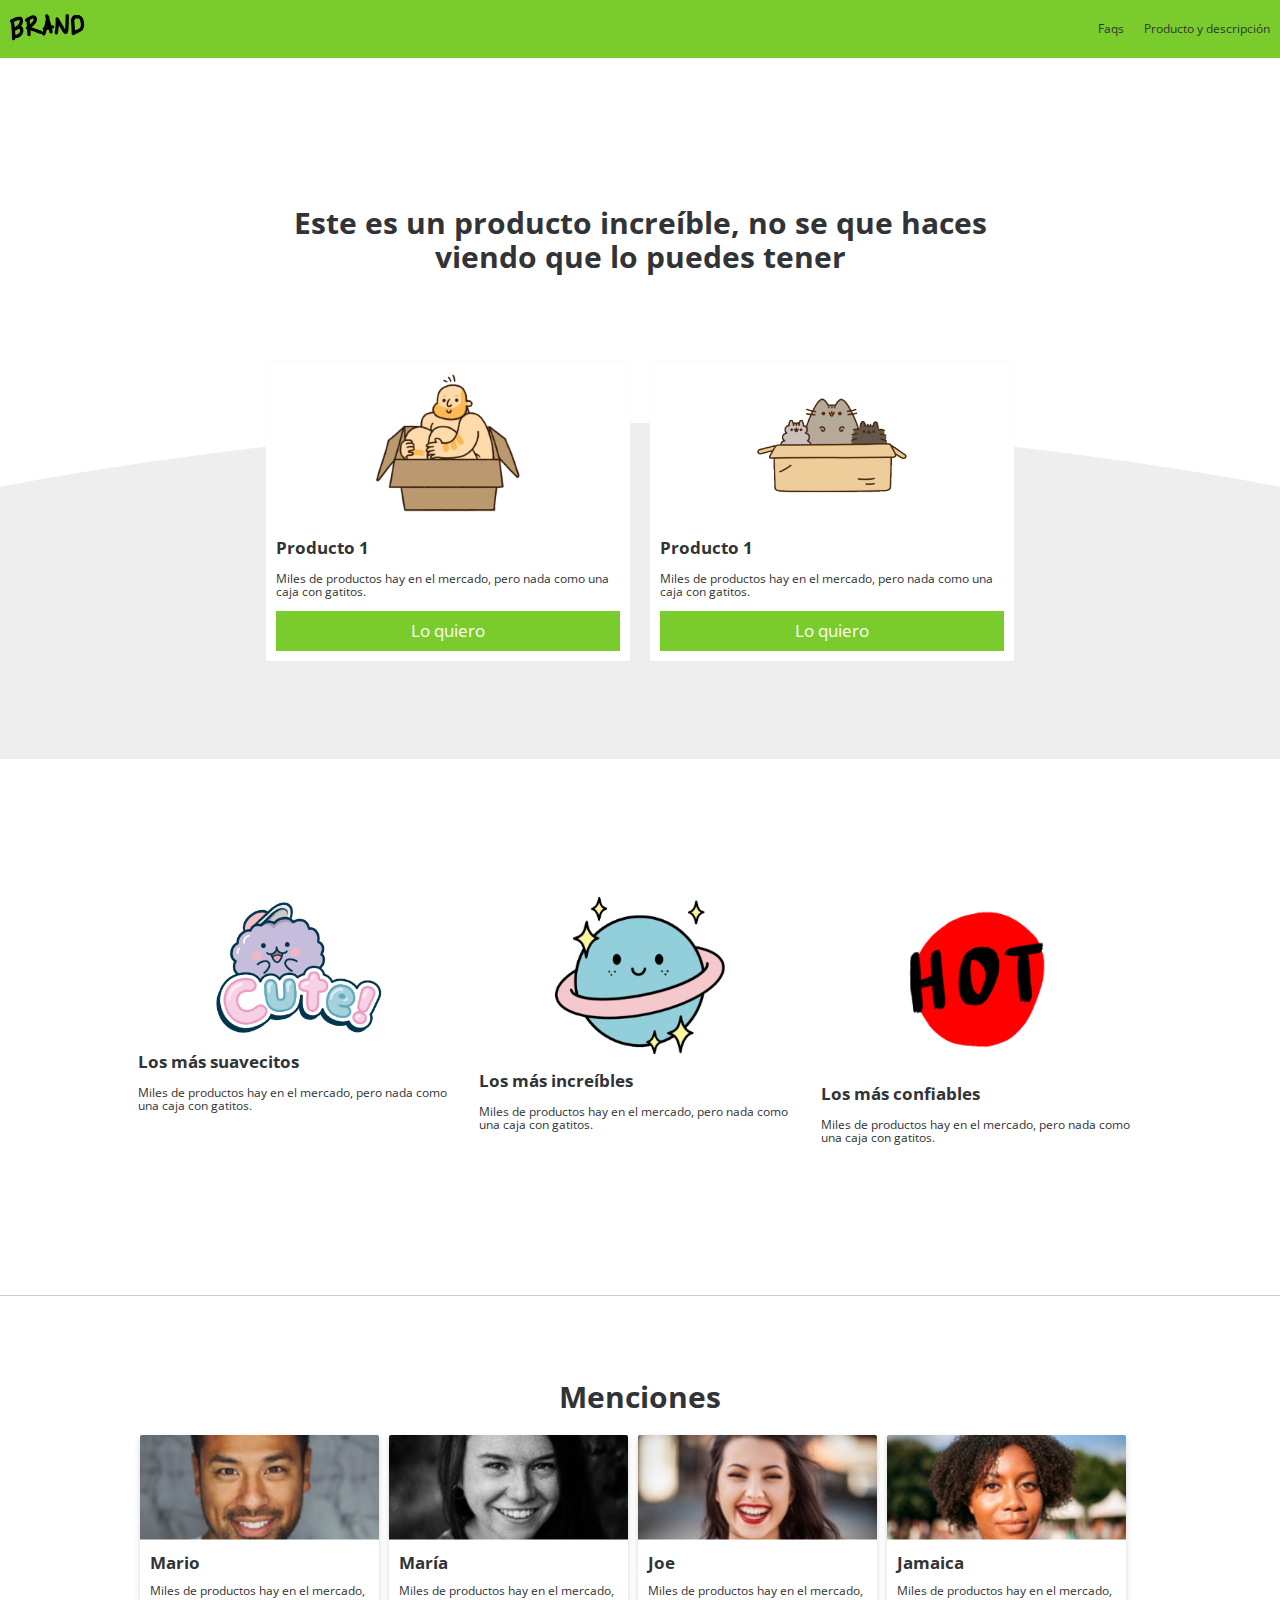
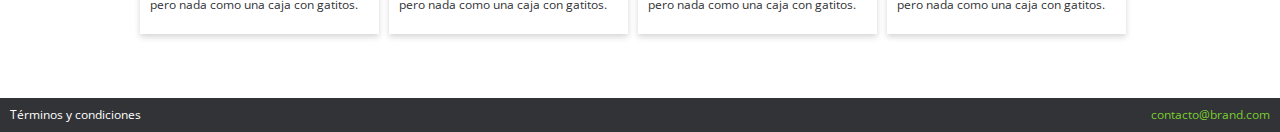
<file: index.html>
<!DOCTYPE html>
<html lang="es">
<head>
  <meta charset="UTF-8">
  <meta name="viewport" content="width=device-width, initial-scale=1.0">
  <meta http-equiv="X-UA-Compatible" content="ie=edge">
  <!-- <link rel="stylesheet" href="https://stackpath.bootstrapcdn.com/bootstrap/4.4.1/css/bootstrap.min.css" integrity="sha384-Vkoo8x4CGsO3+Hhxv8T/Q5PaXtkKtu6ug5TOeNV6gBiFeWPGFN9MuhOf23Q9Ifjh" crossorigin="anonymous"> -->
  <link rel="stylesheet" href="css/grid.css">
  <link rel="stylesheet" href="css/normalize.css">
  <link rel="stylesheet" href="css/estilos.css">
  <link rel="stylesheet" href="css/mobile.css">
  <link rel="stylesheet" href="css/animation.css">
  <title>Brand 📦 - Nada como una caja con gatitos</title>
</head>
<body>
  <!-- Aquí empieza el navbar -->
  <nav class="fadeInDown">
    <div class="brand_image">
      <img src="images/logo.png" alt="">
    </div>
    <div class="nav_options">
      <ul>
        <li><a href="faq.html">Faqs</a></li>
        <li><a href="producto.html">Producto y descripción</a></li>
      </ul>
    </div>
  </nav>
  <!-- Aquí acaba el navbar -->

  <div class="main_section fadeIn">
    <h1>
      Este es un producto increíble, no se que haces viendo que lo puedes tener
    </h1>
  </div>
  <div class="products">
    <div class="product fadeInUp">
      <div class="content">
        <div class="img_content">
          <img src="images/box1.png" alt="">
        </div>
        <h2>Producto 1</h2>
        <p>Miles de productos hay en el mercado, pero nada como una caja con gatitos.</p>
        <a href="venta.html">
          <button href="#" class="main_button">Lo quiero</button>
        </a>
      </div>
    </div>
    <div class="product fadeInUp">
      <div class="content">
        <div class="img_content">
          <img src="images/box2.png" alt="">
        </div>
        <h2>Producto 1</h2>
        <p>Miles de productos hay en el mercado, pero nada como una caja con gatitos.</p>
        <a href="venta.html">
          <button href="#" class="main_button">Lo quiero</button>
        </a>
      </div>
    </div>
  </div>

  <!-- Aquí empieza la sección de las características -->
  <section class="second_section">
    <div class="caracteristicas">
      <div class="caracteristica left">
        <div class="content">
          <div class="img_content">
            <img src="images/b1.png" alt="">
          </div>
          <h2>Los más suavecitos</h2>
          <p>Miles de productos hay en el mercado, pero nada como una caja con gatitos.</p>
        </div>
      </div>
      <div class="caracteristica center">
        <div class="content">
          <div class="img_content">
            <img src="images/b2.png" alt="">
          </div>
          <h2>Los más increíbles</h2>
          <p>Miles de productos hay en el mercado, pero nada como una caja con gatitos.</p>
        </div>
      </div>
      <div class="caracteristica right">
        <div class="content">
          <div class="img_content">
            <img src="images/b3.png" alt="">
          </div>
          <h2>Los más confiables</h2>
          <p>Miles de productos hay en el mercado, pero nada como una caja con gatitos.</p>
        </div>
      </div>
    </div>
  </section>
  <!-- Aquí acaba la sección de las características -->

  <!-- Aquí empiezan las menciones de los clientes -->
  <section class="third_section">
    <h1>
      Menciones
    </h1>
    <div class="menciones">
      <div class="mencion">
        <div class="img_content">
          <img src="images/p1.png" alt="">
        </div>
        <div class="person_content">
          <h2>Mario</h2>
          <p>Miles de productos hay en el mercado, pero nada como una caja con gatitos.</p>
        </div>
      </div>
      <div class="mencion">
        <div class="img_content">
          <img src="images/p2.png" alt="">
        </div>
        <div class="person_content">
          <h2>María</h2>
          <p>Miles de productos hay en el mercado, pero nada como una caja con gatitos.</p>
        </div>
      </div>
      <div class="mencion">
        <div class="img_content">
          <img src="images/p3.png" alt="">
        </div>
        <div class="person_content">
          <h2>Joe</h2>
          <p>Miles de productos hay en el mercado, pero nada como una caja con gatitos.</p>
        </div>
      </div>
      <div class="mencion">
        <div class="img_content">
          <img src="images/p4.png" alt="">
        </div>
        <div class="person_content">
          <h2>Jamaica</h2>
          <p>Miles de productos hay en el mercado, pero nada como una caja con gatitos.</p>
        </div>
      </div>
    </div>
  </section>
  <!-- Aquí acaban las menciones de los clientes -->

  <!-- Aquí empieza el footer -->
  <footer>
    <div class="option">
      <a href="terms.html">Términos y condiciones</a>
    </div>
    <div class="option contact">
      <a href="mailto:contacto@brand.com">contacto@brand.com</a>
    </div>
  </footer>
  <!-- Aquí acaba el footer -->

<scrip src="scripts/script.js"></scrip>
</body>
</html>
</file>
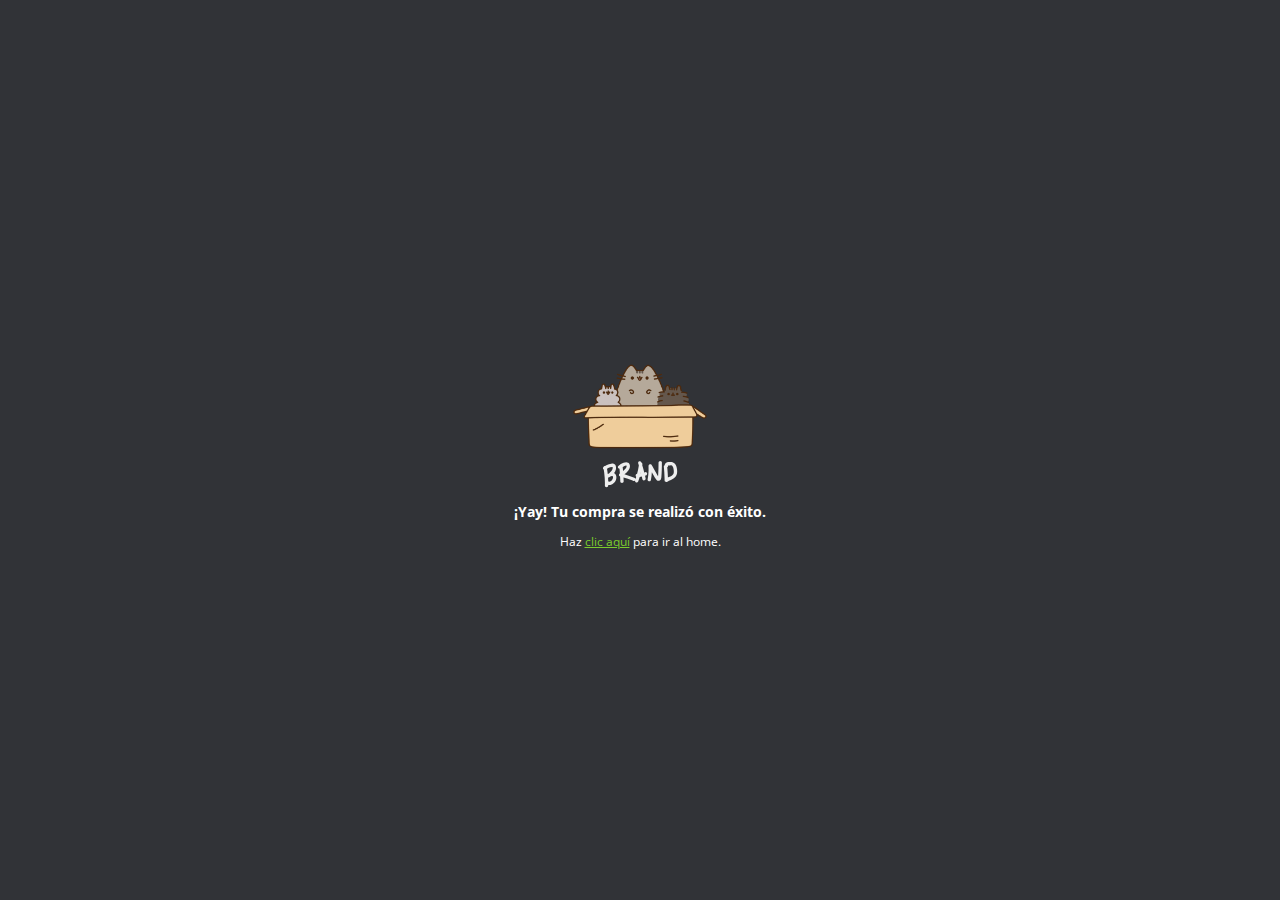
<file: exito.html>
<!DOCTYPE html>
<html lang="es">
<head>
  <meta charset="UTF-8">
  <meta name="viewport" content="width=device-width, initial-scale=1.0">
  <meta http-equiv="X-UA-Compatible" content="ie=edge">
  <link rel="stylesheet" href="css/normalize.css">
  <link rel="stylesheet" href="css/estilos.css">
  <link rel="stylesheet" href="css/paypal.css">
  <title>Éxito</title>
</head>
<body>
  <div class="content_paypal">
    <img src="images/box_brand.png" alt="">
    <h3>¡Yay! Tu compra se realizó con éxito.</h3>
    <p>Haz <a href="index.html">clic aquí</a> para ir al home.</p>
  </div>

</body>
</html>
</file>
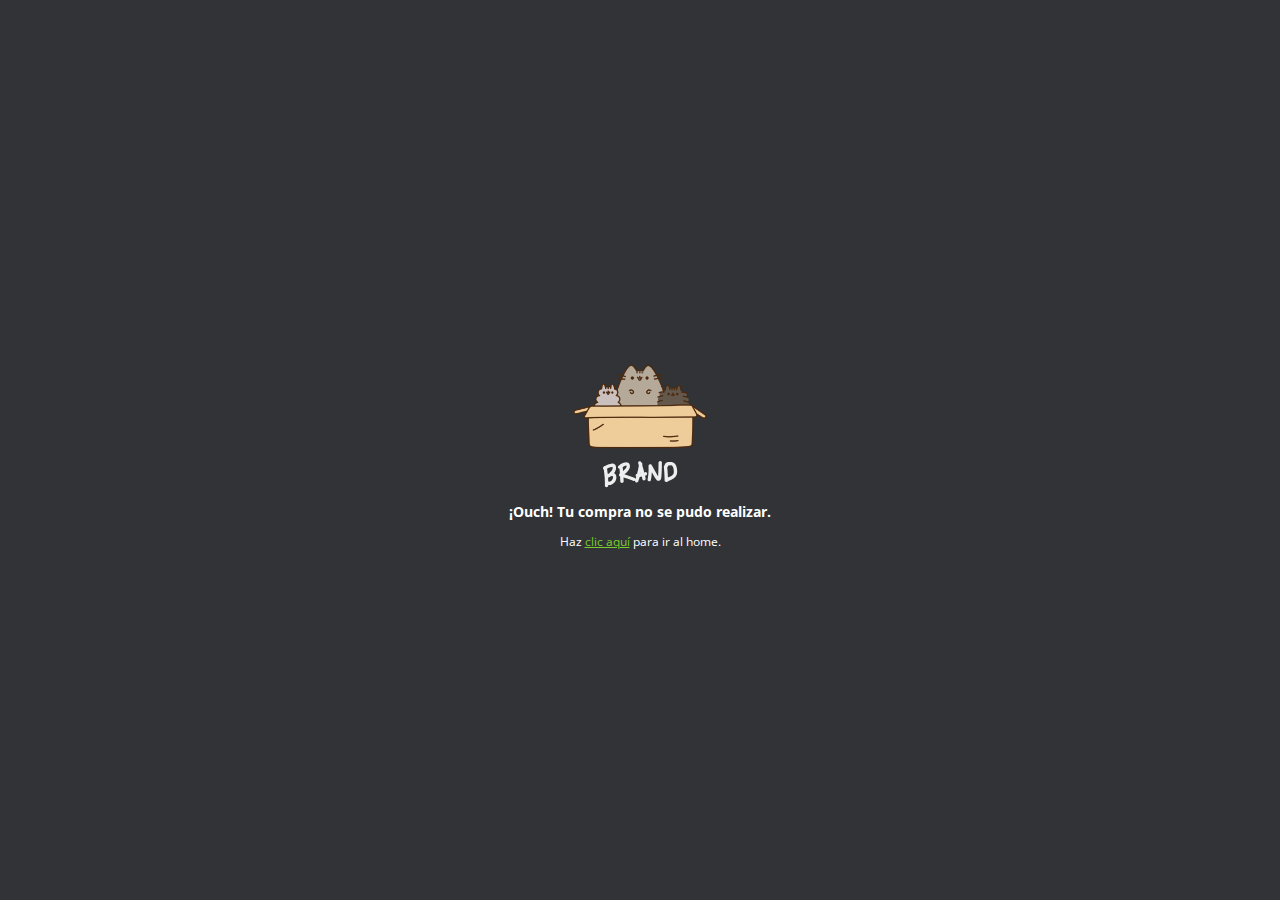
<file: falla.html>
<!DOCTYPE html>
<html lang="es">
<head>
  <meta charset="UTF-8">
  <meta name="viewport" content="width=device-width, initial-scale=1.0">
  <meta http-equiv="X-UA-Compatible" content="ie=edge">
  <link rel="stylesheet" href="css/normalize.css">
  <link rel="stylesheet" href="css/estilos.css">
  <link rel="stylesheet" href="css/paypal.css">
  <title>Error</title>
</head>
<body>
  <div class="content_paypal">
    <img src="images/box_brand.png" alt="">
    <h3>¡Ouch! Tu compra no se pudo realizar.</h3>
    <p>Haz <a href="index.html">clic aquí</a> para ir al home.</p>
  </div>

</body>
</html>
</file>
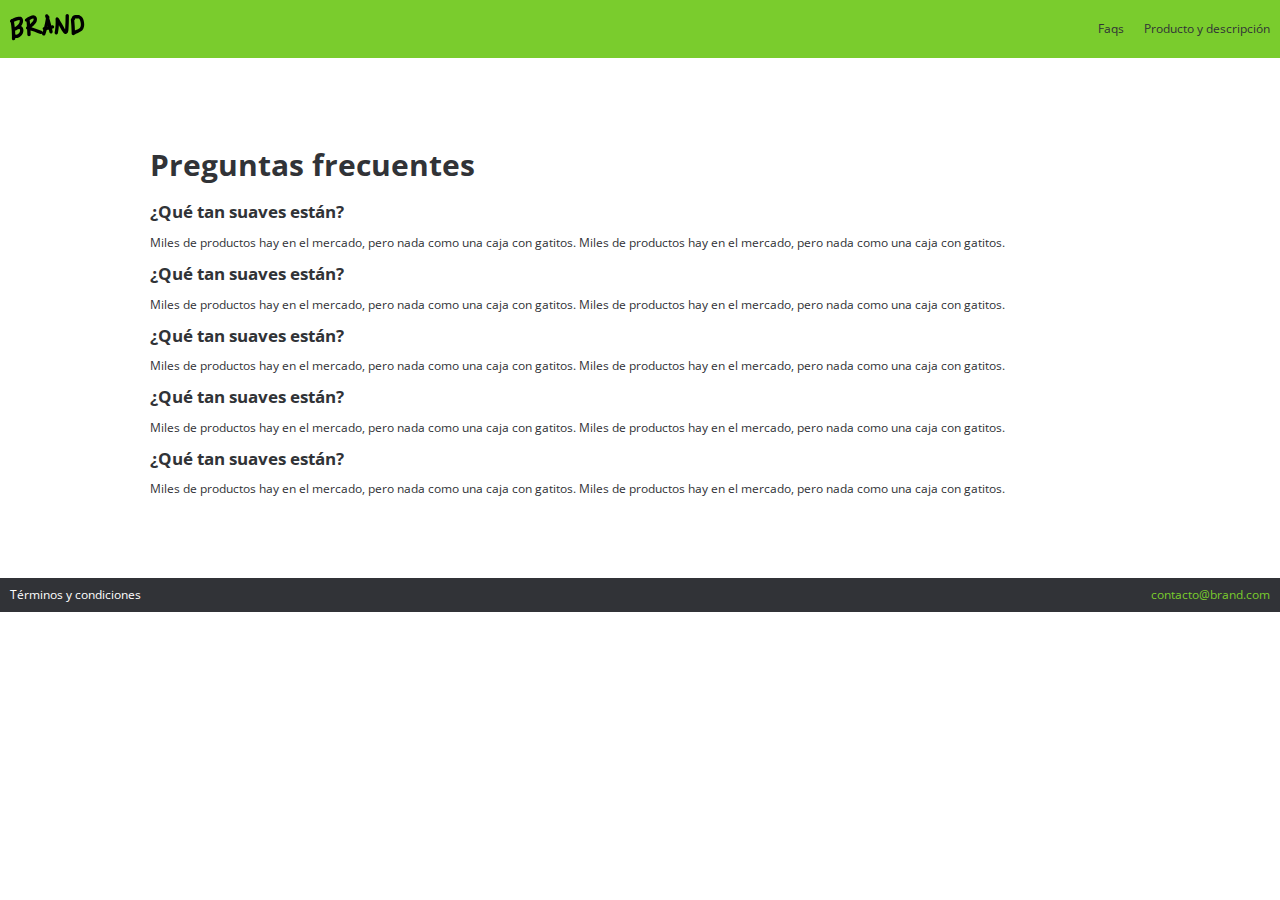
<file: faq.html>
<!DOCTYPE html>
<html lang="es">
<head>
  <meta charset="UTF-8">
  <meta name="viewport" content="width=device-width, initial-scale=1.0">
  <meta http-equiv="X-UA-Compatible" content="ie=edge">
  <!-- <link rel="stylesheet" href="https://stackpath.bootstrapcdn.com/bootstrap/4.4.1/css/bootstrap.min.css" integrity="sha384-Vkoo8x4CGsO3+Hhxv8T/Q5PaXtkKtu6ug5TOeNV6gBiFeWPGFN9MuhOf23Q9Ifjh" crossorigin="anonymous"> -->
  <link rel="stylesheet" href="css/grid.css">
  <link rel="stylesheet" href="css/normalize.css">
  <link rel="stylesheet" href="css/estilos.css">
  <link rel="stylesheet" href="css/mobile.css">
  <link rel="stylesheet" href="css/animation.css">
  <title>Brand 📦 - Preguntas frecuentes</title>
</head>
<body>
  <!-- Aquí empieza el navbar -->
  <nav class="fadeInDown">
    <div class="brand_image">
      <img src="images/logo.png" alt="">
    </div>
    <div class="nav_options">
      <ul>
        <li><a href="faq.html">Faqs</a></li>
        <li><a href="producto.html">Producto y descripción</a></li>
      </ul>
    </div>
  </nav>
  <!-- Aquí acaba el navbar -->

  <div class="container">
    <div class="row">
      <div class="col-12">
        <h1>Preguntas frecuentes</h1>
        <h2>¿Qué tan suaves están?</h2>
        <p>Miles de productos hay en el mercado, pero nada como una caja con gatitos. Miles de productos hay en el mercado, pero nada como una caja con gatitos.</p>
        <h2>¿Qué tan suaves están?</h2>
        <p>Miles de productos hay en el mercado, pero nada como una caja con gatitos. Miles de productos hay en el mercado, pero nada como una caja con gatitos.</p>
        <h2>¿Qué tan suaves están?</h2>
        <p>Miles de productos hay en el mercado, pero nada como una caja con gatitos. Miles de productos hay en el mercado, pero nada como una caja con gatitos.</p>
        <h2>¿Qué tan suaves están?</h2>
        <p>Miles de productos hay en el mercado, pero nada como una caja con gatitos. Miles de productos hay en el mercado, pero nada como una caja con gatitos.</p>
        <h2>¿Qué tan suaves están?</h2>
        <p>Miles de productos hay en el mercado, pero nada como una caja con gatitos. Miles de productos hay en el mercado, pero nada como una caja con gatitos.</p>
      </div>
    </div>
  </div>

  <!-- Aquí empieza el footer -->
  <footer>
    <div class="option">
      <a href="terms.html">Términos y condiciones</a>
    </div>
    <div class="option contact">
      <a href="mailto:contacto@brand.com">contacto@brand.com</a>
    </div>
  </footer>
  <!-- Aquí acaba el footer -->

<scrip src="scripts/script.js"></scrip>
</body>
</html>
</file>
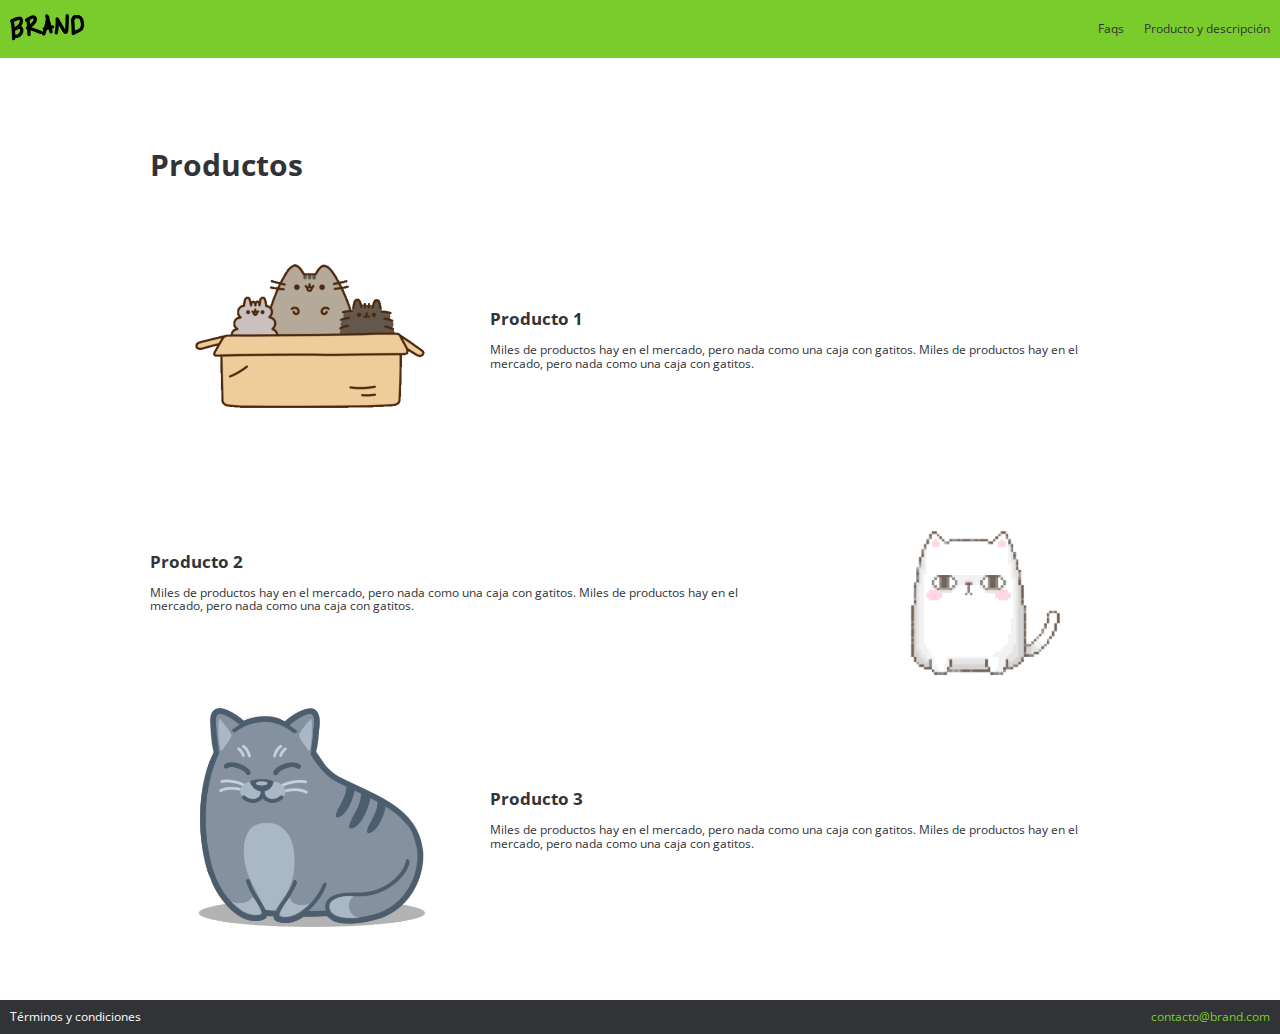
<file: producto.html>
<!DOCTYPE html>
<html lang="es">
<head>
  <meta charset="UTF-8">
  <meta name="viewport" content="width=device-width, initial-scale=1.0">
  <meta http-equiv="X-UA-Compatible" content="ie=edge">
  <!-- <link rel="stylesheet" href="https://stackpath.bootstrapcdn.com/bootstrap/4.4.1/css/bootstrap.min.css" integrity="sha384-Vkoo8x4CGsO3+Hhxv8T/Q5PaXtkKtu6ug5TOeNV6gBiFeWPGFN9MuhOf23Q9Ifjh" crossorigin="anonymous"> -->
  <link rel="stylesheet" href="css/grid.css">
  <link rel="stylesheet" href="css/normalize.css">
  <link rel="stylesheet" href="css/estilos.css">
  <link rel="stylesheet" href="css/mobile.css">
  <link rel="stylesheet" href="css/animation.css">
  <title>Brand 📦 - Producto y descripción</title>
</head>
<body>
  <!-- Aquí empieza el navbar -->
  <nav class="fadeInDown">
    <div class="brand_image">
      <img src="images/logo.png" alt="">
    </div>
    <div class="nav_options">
      <ul>
        <li><a href="faq.html">Faqs</a></li>
        <li><a href="producto.html">Producto y descripción</a></li>
      </ul>
    </div>
  </nav>
  <!-- Aquí acaba el navbar -->

  <div class="container">
    <div class="row">
      <div class="col-12">
        <h1>Productos</h1>
      </div>
    </div>
    <div class="row show_product">
      <div class="col-4">
        <div class="img_content">
          <img src="images/ben1.png" alt="" class="img_product">
        </div>
      </div>
      <div class="col-8">
        <h2>Producto 1</h2>
        <p>Miles de productos hay en el mercado, pero nada como una caja con gatitos. Miles de productos hay en el mercado, pero nada como una caja con gatitos.</p>
      </div>
    </div>
    <div class="row show_product">
      <div class="col-8">
        <h2>Producto 2</h2>
        <p>Miles de productos hay en el mercado, pero nada como una caja con gatitos. Miles de productos hay en el mercado, pero nada como una caja con gatitos.</p>
      </div>
      <div class="col-4">
        <div class="img_content">
          <img src="images/ben2.png" alt="" class="img_product">
        </div>
      </div>
    </div>
    <div class="row show_product">
      <div class="col-4">
        <div class="img_content">
          <img src="images/ben3.png" alt="" class="img_product">
        </div>
      </div>
      <div class="col-8">
        <h2>Producto 3</h2>
        <p>Miles de productos hay en el mercado, pero nada como una caja con gatitos. Miles de productos hay en el mercado, pero nada como una caja con gatitos.</p>
      </div>
    </div>
  </div>

  <!-- Aquí empieza el footer -->
  <footer>
    <div class="option">
      <a href="terms.html">Términos y condiciones</a>
    </div>
    <div class="option contact">
      <a href="mailto:contacto@brand.com">contacto@brand.com</a>
    </div>
  </footer>
  <!-- Aquí acaba el footer -->

<scrip src="scripts/script.js"></scrip>
</body>
</html>
</file>
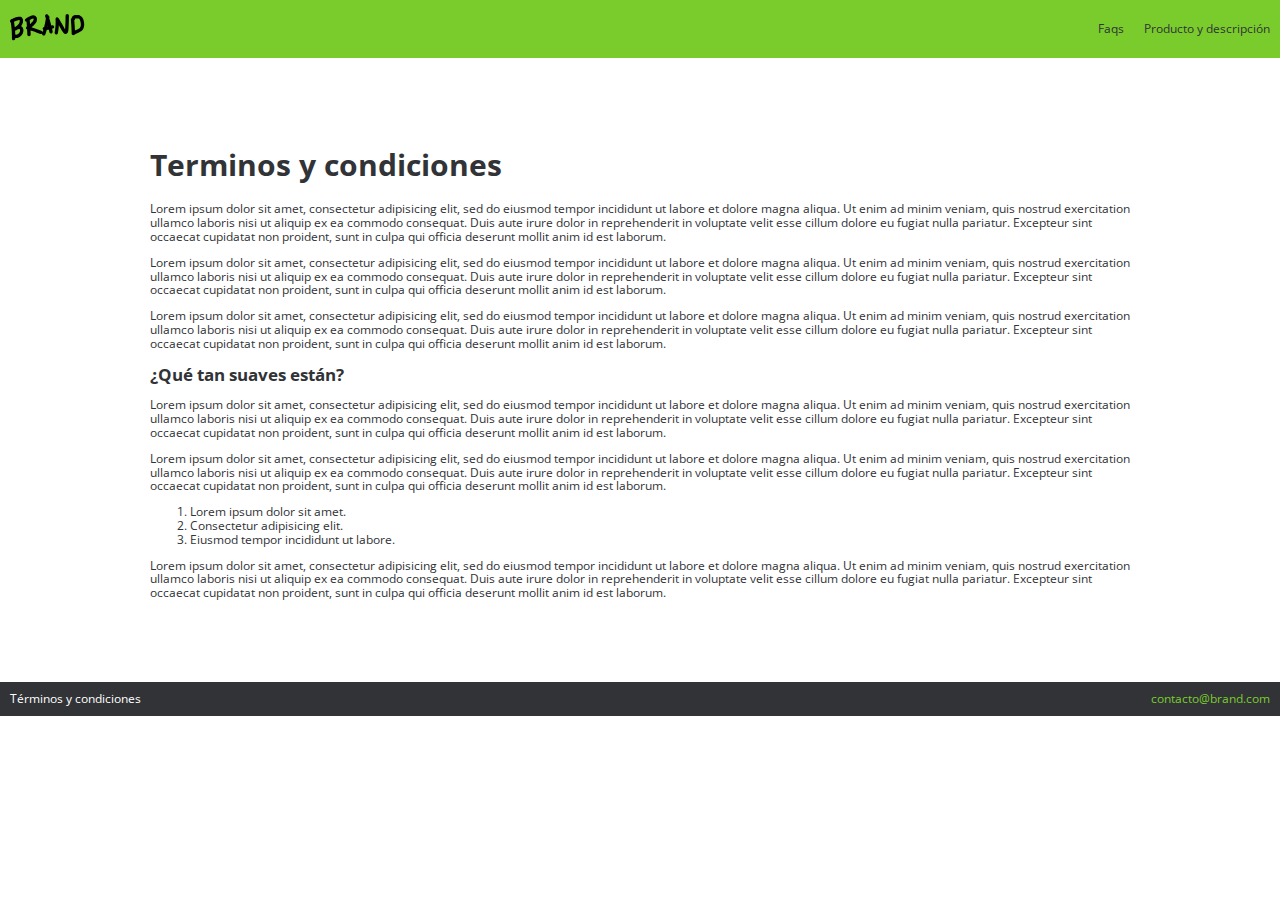
<file: terms.html>
<!DOCTYPE html>
<html lang="es">
<head>
  <meta charset="UTF-8">
  <meta name="viewport" content="width=device-width, initial-scale=1.0">
  <meta http-equiv="X-UA-Compatible" content="ie=edge">
  <!-- <link rel="stylesheet" href="https://stackpath.bootstrapcdn.com/bootstrap/4.4.1/css/bootstrap.min.css" integrity="sha384-Vkoo8x4CGsO3+Hhxv8T/Q5PaXtkKtu6ug5TOeNV6gBiFeWPGFN9MuhOf23Q9Ifjh" crossorigin="anonymous"> -->
  <link rel="stylesheet" href="css/grid.css">
  <link rel="stylesheet" href="css/normalize.css">
  <link rel="stylesheet" href="css/estilos.css">
  <link rel="stylesheet" href="css/mobile.css">
  <link rel="stylesheet" href="css/animation.css">
  <title>Brand 📦 - Preguntas frecuentes</title>
</head>
<body>
  <!-- Aquí empieza el navbar -->
  <nav class="fadeInDown">
    <div class="brand_image">
      <img src="images/logo.png" alt="">
    </div>
    <div class="nav_options">
      <ul>
        <li><a href="faq.html">Faqs</a></li>
        <li><a href="producto.html">Producto y descripción</a></li>
      </ul>
    </div>
  </nav>
  <!-- Aquí acaba el navbar -->

  <div class="container">
    <div class="row">
      <div class="col-12">
        <h1>Terminos y condiciones</h1>
        <p>Lorem ipsum dolor sit amet, consectetur adipisicing elit, sed do eiusmod tempor incididunt ut labore et dolore magna aliqua. Ut enim ad minim veniam, quis nostrud exercitation ullamco laboris nisi ut aliquip ex ea commodo consequat. Duis aute irure dolor in reprehenderit in voluptate velit esse cillum dolore eu fugiat nulla pariatur. Excepteur sint occaecat cupidatat non proident, sunt in culpa qui officia deserunt mollit anim id est laborum.</p>
        <p>Lorem ipsum dolor sit amet, consectetur adipisicing elit, sed do eiusmod tempor incididunt ut labore et dolore magna aliqua. Ut enim ad minim veniam, quis nostrud exercitation ullamco laboris nisi ut aliquip ex ea commodo consequat. Duis aute irure dolor in reprehenderit in voluptate velit esse cillum dolore eu fugiat nulla pariatur. Excepteur sint occaecat cupidatat non proident, sunt in culpa qui officia deserunt mollit anim id est laborum.</p>
        <p>Lorem ipsum dolor sit amet, consectetur adipisicing elit, sed do eiusmod tempor incididunt ut labore et dolore magna aliqua. Ut enim ad minim veniam, quis nostrud exercitation ullamco laboris nisi ut aliquip ex ea commodo consequat. Duis aute irure dolor in reprehenderit in voluptate velit esse cillum dolore eu fugiat nulla pariatur. Excepteur sint occaecat cupidatat non proident, sunt in culpa qui officia deserunt mollit anim id est laborum.</p>
        <h2>¿Qué tan suaves están?</h2>
        <p>Lorem ipsum dolor sit amet, consectetur adipisicing elit, sed do eiusmod tempor incididunt ut labore et dolore magna aliqua. Ut enim ad minim veniam, quis nostrud exercitation ullamco laboris nisi ut aliquip ex ea commodo consequat. Duis aute irure dolor in reprehenderit in voluptate velit esse cillum dolore eu fugiat nulla pariatur. Excepteur sint occaecat cupidatat non proident, sunt in culpa qui officia deserunt mollit anim id est laborum.</p>
        <p>Lorem ipsum dolor sit amet, consectetur adipisicing elit, sed do eiusmod tempor incididunt ut labore et dolore magna aliqua. Ut enim ad minim veniam, quis nostrud exercitation ullamco laboris nisi ut aliquip ex ea commodo consequat. Duis aute irure dolor in reprehenderit in voluptate velit esse cillum dolore eu fugiat nulla pariatur. Excepteur sint occaecat cupidatat non proident, sunt in culpa qui officia deserunt mollit anim id est laborum.</p>
        <ol>
          <li>Lorem ipsum dolor sit amet.</li>
          <li>Consectetur adipisicing elit.</li>
          <li>Eiusmod tempor incididunt ut labore.</li>
        </ol>
        <p>Lorem ipsum dolor sit amet, consectetur adipisicing elit, sed do eiusmod tempor incididunt ut labore et dolore magna aliqua. Ut enim ad minim veniam, quis nostrud exercitation ullamco laboris nisi ut aliquip ex ea commodo consequat. Duis aute irure dolor in reprehenderit in voluptate velit esse cillum dolore eu fugiat nulla pariatur. Excepteur sint occaecat cupidatat non proident, sunt in culpa qui officia deserunt mollit anim id est laborum.</p>
      </div>
    </div>
  </div>

  <!-- Aquí empieza el footer -->
  <footer>
    <div class="option">
      <a href="terms.html">Términos y condiciones</a>
    </div>
    <div class="option contact">
      <a href="mailto:contacto@brand.com">contacto@brand.com</a>
    </div>
  </footer>
  <!-- Aquí acaba el footer -->

<scrip src="scripts/script.js"></scrip>
</body>
</html>
</file>
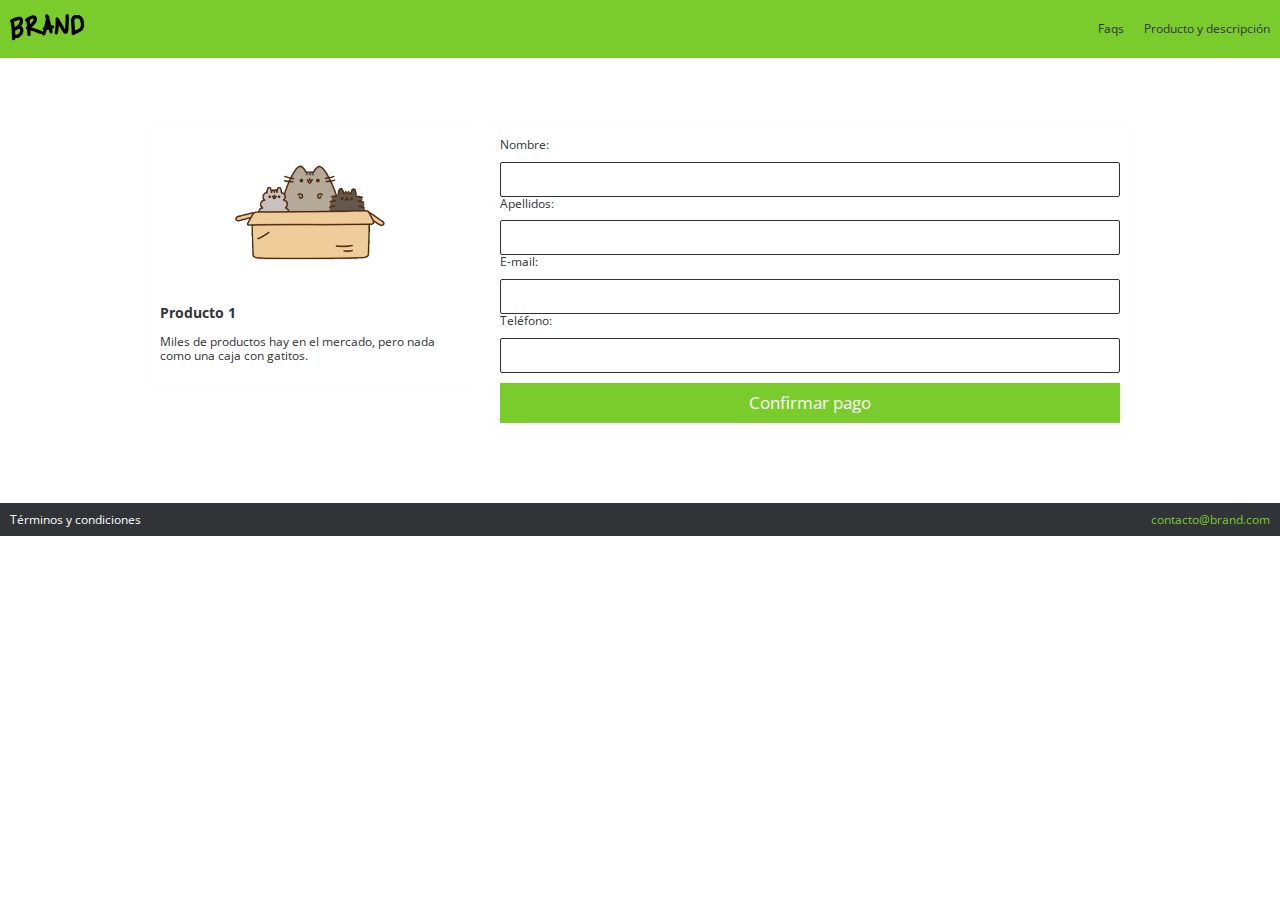
<file: venta.html>
<!DOCTYPE html>
<html lang="es">
<head>
  <meta charset="UTF-8">
  <meta name="viewport" content="width=device-width, initial-scale=1.0">
  <meta http-equiv="X-UA-Compatible" content="ie=edge">
  <!-- <link rel="stylesheet" href="https://stackpath.bootstrapcdn.com/bootstrap/4.4.1/css/bootstrap.min.css" integrity="sha384-Vkoo8x4CGsO3+Hhxv8T/Q5PaXtkKtu6ug5TOeNV6gBiFeWPGFN9MuhOf23Q9Ifjh" crossorigin="anonymous"> -->
  <link rel="stylesheet" href="css/grid.css">
  <link rel="stylesheet" href="css/normalize.css">
  <link rel="stylesheet" href="css/estilos.css">
  <link rel="stylesheet" href="css/mobile.css">
  <link rel="stylesheet" href="css/animation.css">
  <title>Brand 📦</title>
</head>
<body>
  <!-- Aquí empieza el navbar -->
  <nav class="fadeInDown">
    <div class="brand_image">
      <img src="images/logo.png" alt="">
    </div>
    <div class="nav_options">
      <ul>
        <li><a href="faq.html">Faqs</a></li>
        <li><a href="producto.html">Producto y descripción</a></li>
      </ul>
    </div>
  </nav>
  <!-- Aquí acaba el navbar -->

  <!-- Aquí inicia el formulario venta -->

  <div class="container">
    <div class="row">
      <div class="col-4">
        <div class="modulo_pago">
          <div class="modulo_pago_images">
            <img src="images/box2.png" alt="">
          </div>
          <h3>Producto 1</h3>
          <p>Miles de productos hay en el mercado, pero nada como una caja con gatitos.</p>
        </div>
      </div>
      <div class="col-8">
        <div class="modulo_pago">
          <form class="" action="https://www.paypal.com/cgi-bin/webscr?cmd=_s-xclick&hosted_button_id=9HSEK6Y8GQKWG" method="post">
            <label for="first_name">Nombre:</label>
            <br>
            <input type="text" placeholder="" name="first_name" value="" class="data">
            <br>
            <label for="last_name">Apellidos:</label>
            <br>
            <input type="text" placeholder="" name="last_name" value="" class="data">
            <br>
            <label for="email">E-mail:</label>
            <br>
            <input type="text" placeholder="" name="email" value="" class="data">
            <br>
            <label for="telephone">Teléfono:</label>
            <br>
            <input type="text" placeholder="" name="telephone" value="" class="data">
            <br>
            <input type="submit" name="submit" value="Confirmar pago" class="main_button">
          </form>
        </div>
      </div>
    </div>
  </div>

  <!-- Aquí acaba el formulario venta -->

  <!-- Aquí empieza el footer -->
  <footer>
    <div class="option">
      <a href="faq.html">Términos y condiciones</a>
    </div>
    <div class="option contact">
      <a href="mailto:contacto@brand.com">contacto@brand.com</a>
    </div>
  </footer>
  <!-- Aquí acaba el footer -->

<scrip src="scripts/script.js"></scrip>
</body>
</html>
</file>
<file: css/grid.css>
.container{
  max-width: 1000px;
  margin: 60px auto;
}
.row{
  display: flex;
}
.col-1{
  width: 8.333333333333333%
}
.col-2{
  width: 16.66666666666667%
}
.col-3{
  width: 25%
}
.col-4{
  width: 33.33333333333333%
}
.col-5{
  width: 41.66666666666667%
}
.col-6{
  width: 50%
}
.col-7{
  width: 58.33333333333333%
}
.col-8{
  width: 66.66666666666667%
}
.col-9{
  width: 75%
}
.col-10{
  width: 83.33333333333333%
}
.col-11{
  width: 91.66666666666667%
}
.col-12{
  width: 100%
}
.col-1, .col-2, .col-3, .col-4, .col-5, .col-6, .col-7, .col-8, .col-9, .col-10, .col-11, .col-12{
  padding: 10px;
}
@media (max-width:900px) {
  .row{
    display: inherit;
  }
  .col-1, .col-2, .col-3, .col-4, .col-5, .col-6, .col-7, .col-8, .col-9, .col-10, .col-11, .col-12{
    width: 100%;
  }
}
</file>
<file: css/estilos.css>
/*
#
#
#
#
#
#
*/
@import url('https://fonts.googleapis.com/css?family=Open+Sans:400,700&display=swap');
/* ----------------Variables */
:root{
--green-color:#7ACC2D;
--white-color:white;
--black-color:#313337;
/* Tipografia */
--normal:12px;
/* Espaciado */
--space:10px;
/* Box shadow */
--box: 0 0 1px #e6e5e9;
}
/* ----------------Variables */

html,body{
  padding: 0px;
  margin: 0px;
  font-family: 'Open Sans', sans-serif;
  font-size: var(--normal);
  color: var(--black-color);
}

p, label{
  font-size: var(--normal);
}

h1{
  font-size: 30px;
}

h2{
  font-size: 17px;
}

nav{
  display: flex; /* Pasa los elementos de vertical a horizontal. */
  background-color: var(--green-color);
  padding: var(--space);
  color: var(--white-color);
  justify-content: space-between; /* Envía los elementos de a cada extremo. */
  align-items: center; /* Alinea los elementos hacia el centro (vertical) */
}

nav ul{
  display: flex;
}

nav li{
  padding-left: 20px;
  list-style: none;
}

nav li a{
  color: var(--black-color);
  text-decoration: none;
}

nav li a:hover{
  color: var(--white-color);
}

/* --------------------------- Main section */

.main_section{
  padding: 10% 20%;
  text-align: center;
}

.products{
  background-image: url("../images/curve.png"); /* Los dos puntos (..) hacen que se regrese y busque hacía afuera  */
  height: 80px;
  background-size: cover;
  background-position: center top;
  padding: 10% 20%;
  display: flex;
}

.product{
  padding: var(--space);
  margin-top: -200px;
}

.product .content{
  background-color: var(--white-color);
  padding: var(--space);
  box-shadow: var(--box);
}

.img_content{
  text-align: center;
}

.main_button{
  background-color: var(--green-color);
  width: 100%;
  padding: var(--space);
  font-size: 17px;
  color: var(--white-color);
  border: 0;
  cursor: pointer;
}

.main_button:hover{
  background-color: #5e9e22;
}

/* --------------------------- Second section */
.second_section{
  padding: 10%;
  border-bottom: 1px solid #ccc;
}

.caracteristicas,
.menciones{
  display: flex;
}

.content{
  padding: var(--space);
}

.caracteristica .content img{
  max-width: 170px;
}

/* --------------------------- Third section */
.third_section{
  max-width: 1000px;
  margin: 0 auto;
  padding: 5% 0;
}

.third_section h1{
  text-align: center;
}

.mencion{
  box-shadow: 0px 3px 6px #00000029;
  margin-right: 10px;
}

.mencion h2{
  margin: 0;
}

.menciones .mencion{
  max-width: 239px;
}

.person_content{
  padding: var(--space);
}

/* --------------------------- Página de producto */
.img_product{
  width: 230px;
}

.show_product {
  align-items: center;
}

/* --------------------------- Página de ventas */
.modulo_pago{
  background-color: var(--white-color);
  box-shadow: var(--box);
  padding: var(--space);
}

.modulo_pago_images{
  text-align: center;
}

.data{
  margin-top: var(--space);
  width: 100%;
  height: 35px;
  border-radius: 2px;
  border: 1px solid var(--black-color);
  box-sizing: border-box; /* Toma de referencia tanto el padding como el border del elemento que lo mantiene. */
}

.modulo_pago .main_button{
  margin-top: var(--space);
}

/* --------------------------- Footer section */
footer{
  display: flex; /* Pasa los elementos de vertical a horizontal. */
  background-color: var(--black-color);
  padding: var(--space);
  color: var(--white-color);
  justify-content: space-between; /* Envía los elementos de a cada extremo. */
  align-items: center;
}

footer a{
  color: var(--white-color);
  text-decoration: none;
}

.contact a{
  color: var(--green-color);
}
</file>
<file: css/mobile.css>
@media (max-width: 600px) { /* En resoluciones por debajo de los 600px, se activen las reglas contenidas en esta sección. */

  .products{
    display: inherit;
    height: auto;
  }
  .product{
    margin-top: auto;
  }
  .main_section{
    padding: 4%;
  }
  .caracteristicas,
  .menciones{
    display: inherit;
  }
  .mencion{
    margin: 0 auto var(--space);
  }
}
</file>
<file: css/animation.css>
.fadeIn{
  animation-duration: 4s; /* Duración de la animación */
  -webkit-animation-duration: 4s;
  animation-fill-mode: both; /* Se va a cumplir la regla de los keyframes, tanto de ida como de regreso */
  -webkit-animation-fill-mode: both;
  animation-name: fadeIn; /* Nombre de la animación */
  -webkit-animation-name: fadeIn;
}

/* Hacer animaciones con este método requiere de dos 2 cosas
1. Clase
2. Keyframes. Estos llegan un 'identifier' (nombre) asignado en la el atributo 'animation-name' dentro de la clase.


*/

@keyframes fadeIn {
  from{
    opacity: 0;
  }
  to{
    opacity: 1;
  }

}

.fadeInDown{
  animation-duration: 1s;
  -webkit-animation-duration: 1s;
  animation-fill-mode: both;
  -webkit-animation-fill-mode: both;
  animation-name: fadeInDown;
  -webkit-animation-name: fadeInDown;
}

@keyframes fadeInDown {
  from{
    opacity: 0;
    transform: translate3d(0,-100%,0); /* Animar elementos del CSS; translate3d le da posición al elemento, el -100% hace que vaya desde arriba hacia abajo */
    -webkit-transform: translate3d(0,-100%,0);
  }
  to{
    opacity: 1;
    transform: translate3d(0,0%,0)
    -webkit-transform: translate3d(0,0%,0)
  }
}

.fadeInUp{
  animation-duration: 1s;
  -webkit-animation-duration: 1s;
  animation-fill-mode: both;
  -webkit-animation-fill-mode: both;
  animation-name: fadeInUp;
  -webkit-animation-name: fadeInUp;
}

@keyframes fadeInUp {
  from{
    opacity: 0;
    transform: translate3d(0,100%,0);
    -webkit-transform: translate3d(0,100%,0);
  }
  to{
    opacity: 1;
    transform: translate3d(0,0,0)  /* El -100% hace que vaya desde abajo hacia arriba */
    -webkit-transform: translate3d(0,0,0)
  }
}
</file>
<file: css/paypal.css>
body{
  background: var(--black-color);
  text-align: center;
  color: var(--white-color);
  display: flex;
  justify-content: center;
  align-items: center;
  height: 100vh; /* vh = viewport height */
}
.content_paypal a{
  color: var(--green-color);
}
</file>
